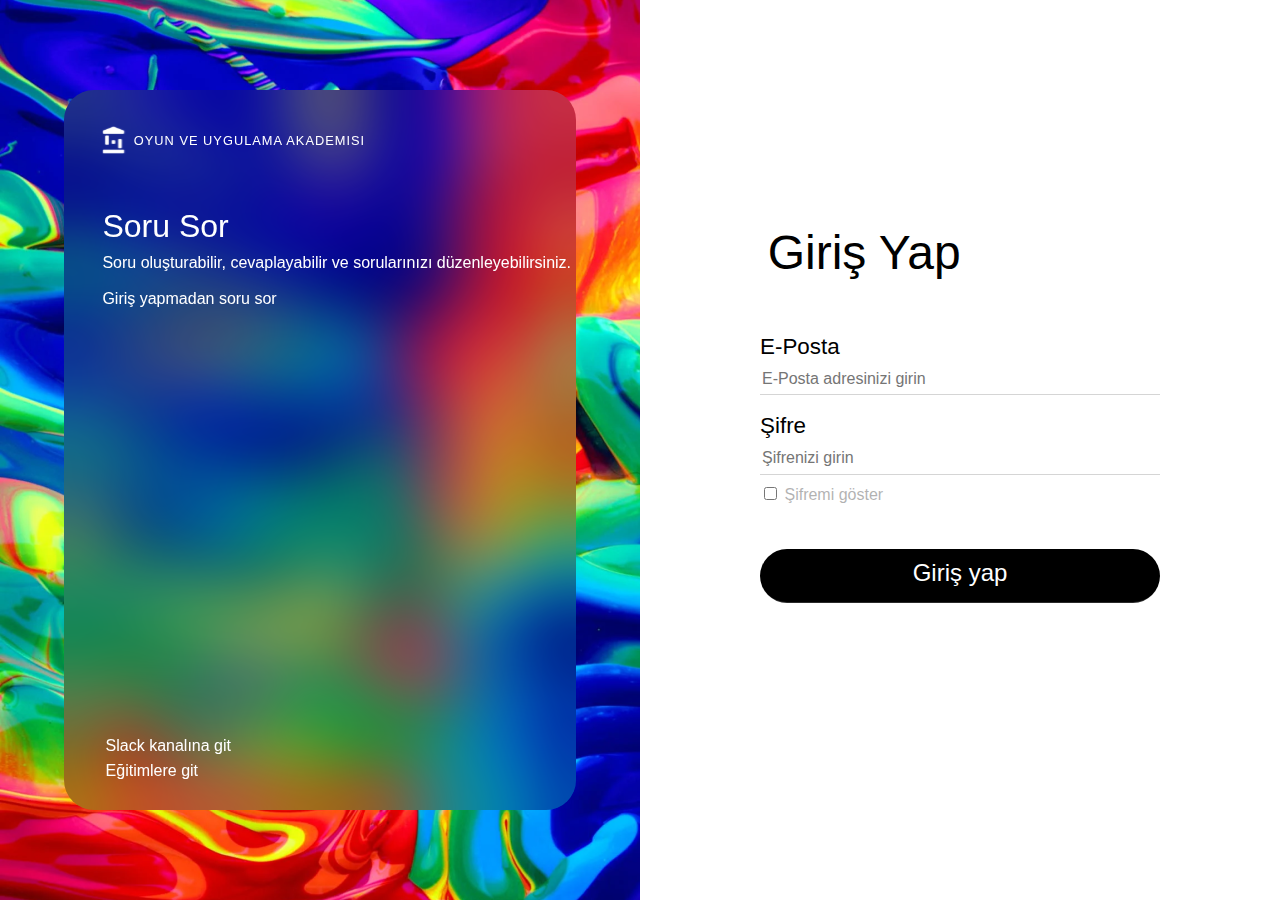
<file: index.html>
<!DOCTYPE html>
<html lang="en">
<head>
    <meta charset="UTF-8">
    <meta http-equiv="X-UA-Compatible" content="IE=edge">
    <meta name="viewport" content="width=device-width, initial-scale=1.0">
    <link rel="stylesheet" href="assets/css/style.css">
    <title>Soru Sor - Anasayfa</title>
</head>
<body>
    <main>
        <div class="left">
            <div class="left-context">
                <div class="lc-top">
                    <div class="lc-head">
                        <img src="assets/img/ouakademi-logo.svg" alt="">
                        <h2>Oyun ve Uygulama Akademisi</h2>
                    </div>
                    <div class="lc-context">
                        <h1>Soru Sor</h1>
                        <h5>Soru oluşturabilir, cevaplayabilir ve sorularınızı düzenleyebilirsiniz.</h5>
                        <a href="#" target="_blank">Giriş yapmadan soru sor</a>
                    </div>
                </div>
                <div class="lc-bottom">
                    <a href="#" target="_blank">Slack kanalına git</a>
                    <a href="#" target="_blank">Eğitimlere git</a>
                </div>
            </div>
        </div>
        <div class="right">
            <div class="right-context">
                <div class="rc-head">
                    <h2>Giriş Yap</h2>
                </div>
                <div class="rc-context">
                    <form action="">
                        <label for="email">E-Posta</label>
                        <input required type="email" placeholder="E-Posta adresinizi girin">
                        <label for="password">Şifre</label>
                        <input required type="password" placeholder="Şifrenizi girin">
                        <div class="checkbox">
                            <input type="checkbox">
                            <span>Şifremi göster</span>
                        </div>
                        <input type="submit" value="Giriş yap" style="margin-bottom: 120px;">
                    </form>
                </div>
            </div>
        </div>
    </main>
</body>
</html>
</file>
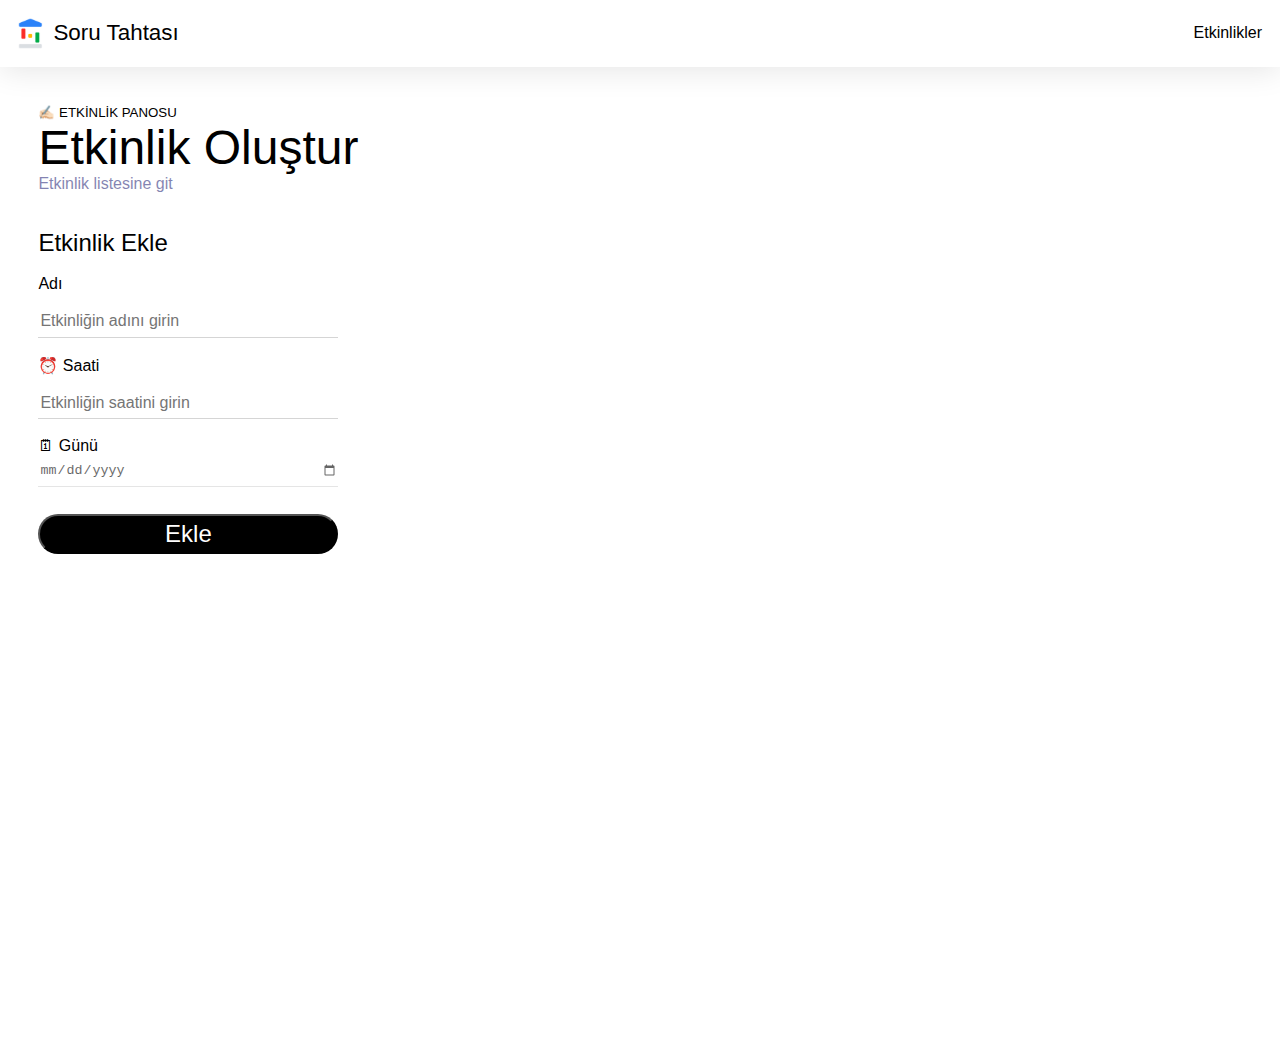
<file: addevent.html>
<!DOCTYPE html>
<html lang="en">
<head>
    <meta charset="UTF-8">
    <meta http-equiv="X-UA-Compatible" content="IE=edge">
    <meta name="viewport" content="width=device-width, initial-scale=1.0">
    <title>Soru Sor - Etkinlikler</title>
    <link rel="stylesheet" href="assets/css/style.css">
    <link rel="stylesheet" href="assets/css/events.css">
</head>
<body>
    <header>
        <div class="h-brand">
            <img class="h-brand-img" src="assets/img/ouakademi-logo-colored.svg" alt="">
            <h3>Soru Tahtası</h3>
        </div>
        <div class="h-nav">
            <a href="events.html">Etkinlikler</a>
        </div>
    </header>
    <main>
        <div class="main-header">
            <h5 class="main-header-h5">✍🏻 ETKİNLİK PANOSU</h5>
            <h1>Etkinlik Oluştur</h1>
            <a class="main-header-a" href="events.html">Etkinlik listesine git</a>
        </div>
        <div class="main-content">
            <div class="main-content-left">
                <div class="main-context">
                    <h2 class="mc-h2-event">Etkinlik Ekle</h2>
                    <form action="" class="main-content-form">
                        <label for="eventname">Adı</label>
                        <input class="mb" type="text" placeholder="Etkinliğin adını girin">
                        <label for="eventtime">⏰ Saati</label>
                        <input class="mb" type="text" placeholder="Etkinliğin saatini girin">
                        <label for="eventdate">🗓 Günü</label>
                        <input class="mb" type="date" placeholder="Etkinliğin gününü GG.AA.YYYY şeklinde girin">
                        <input type="submit" value="Ekle">
                    </form>
                </div>
            </div>
        </div>
    </main>
</body>
</html>
</file>
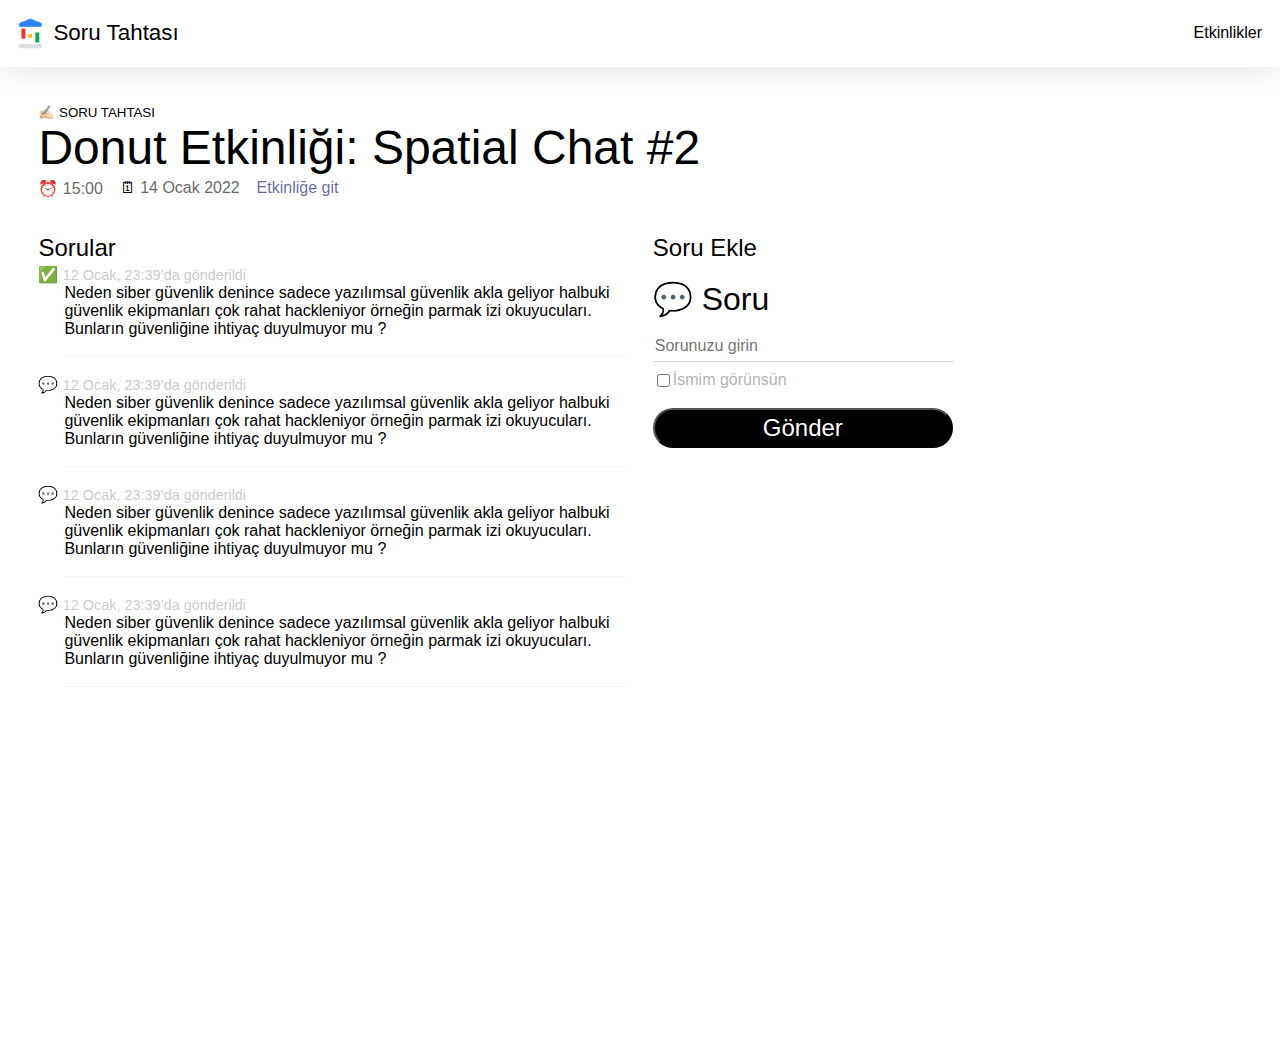
<file: eventdetail.html>
<!DOCTYPE html>
<html lang="en">
<head>
    <meta charset="UTF-8">
    <meta http-equiv="X-UA-Compatible" content="IE=edge">
    <meta name="viewport" content="width=device-width, initial-scale=1.0">
    <title>Soru Sor - Etkinlikler</title>
    <link rel="stylesheet" href="assets/css/style.css">
    <link rel="stylesheet" href="assets/css/events.css">
</head>
<body>
    <header>
        <div class="h-brand">
            <img class="h-brand-img" src="assets/img/ouakademi-logo-colored.svg" alt="">
            <h3>Soru Tahtası</h3>
        </div>
        <div class="h-nav">
            <a href="events.html">Etkinlikler</a>
        </div>
    </header>
    <main>
        <div class="main-header">
            <h5>✍🏻 SORU TAHTASI</h5>
            <h1>Donut Etkinliği: Spatial Chat #2</h1>
            <div class="main-header-specs">
                <div class="mhs-item">
                    <span>⏰</span>
                    <span class="ecs-item-text">15:00</span>
                </div>
                <div class="mhs-item">
                    <span>🗓</span>
                    <span class="ecs-item-text">14 Ocak 2022</span>
                </div>
                <div class="ecs-item">
                    <a href="#">Etkinliğe git</a>
                </div>
            </div>
        </div>
        <div class="main-content">
            <div class="main-content-left">
                <div class="main-context">
                    <h2>Sorular</h2>
                    <div class="mc-item">
                        <div class="mci-head">
                            <span>✅</span>
                            <span>12 Ocak, 23:39’da gönderildi</span>
                        </div>
                        <div class="mci-context">
                            <span>Neden siber güvenlik denince sadece yazılımsal güvenlik akla geliyor halbuki güvenlik ekipmanları çok rahat hackleniyor örneğin parmak izi okuyucuları. Bunların güvenliğine ihtiyaç duyulmuyor mu ?</span>
                        </div>
                    </div>
                    <div class="mc-item">
                        <div class="mci-head">
                            <span>💬</span>
                            <span>12 Ocak, 23:39’da gönderildi</span>
                        </div>
                        <div class="mci-context">
                            <span>Neden siber güvenlik denince sadece yazılımsal güvenlik akla geliyor halbuki güvenlik ekipmanları çok rahat hackleniyor örneğin parmak izi okuyucuları. Bunların güvenliğine ihtiyaç duyulmuyor mu ?</span>
                        </div>
                    </div>
                    <div class="mc-item">
                        <div class="mci-head">
                            <span>💬</span>
                            <span>12 Ocak, 23:39’da gönderildi</span>
                        </div>
                        <div class="mci-context">
                            <span>Neden siber güvenlik denince sadece yazılımsal güvenlik akla geliyor halbuki güvenlik ekipmanları çok rahat hackleniyor örneğin parmak izi okuyucuları. Bunların güvenliğine ihtiyaç duyulmuyor mu ?</span>
                        </div>
                    </div>
                    <div class="mc-item">
                        <div class="mci-head">
                            <span>💬</span>
                            <span>12 Ocak, 23:39’da gönderildi</span>
                        </div>
                        <div class="mci-context">
                            <span>Neden siber güvenlik denince sadece yazılımsal güvenlik akla geliyor halbuki güvenlik ekipmanları çok rahat hackleniyor örneğin parmak izi okuyucuları. Bunların güvenliğine ihtiyaç duyulmuyor mu ?</span>
                        </div>
                    </div>
                </div>
            </div>
            <div class="main-content-right">
                <h2>Soru Ekle</h2>
                <form class="mcr-content">
                    <label for="addquestion">💬  Soru</label>
                    <input type="text" placeholder="Sorunuzu girin">
                    <div class="checkbox">
                        <input type="checkbox">
                        <span>İsmim görünsün</span>
                    </div>
                    <input type="submit" value="Gönder">
                </form>
            </div>
        </div>
    </main>
</body>
</html>
</file>
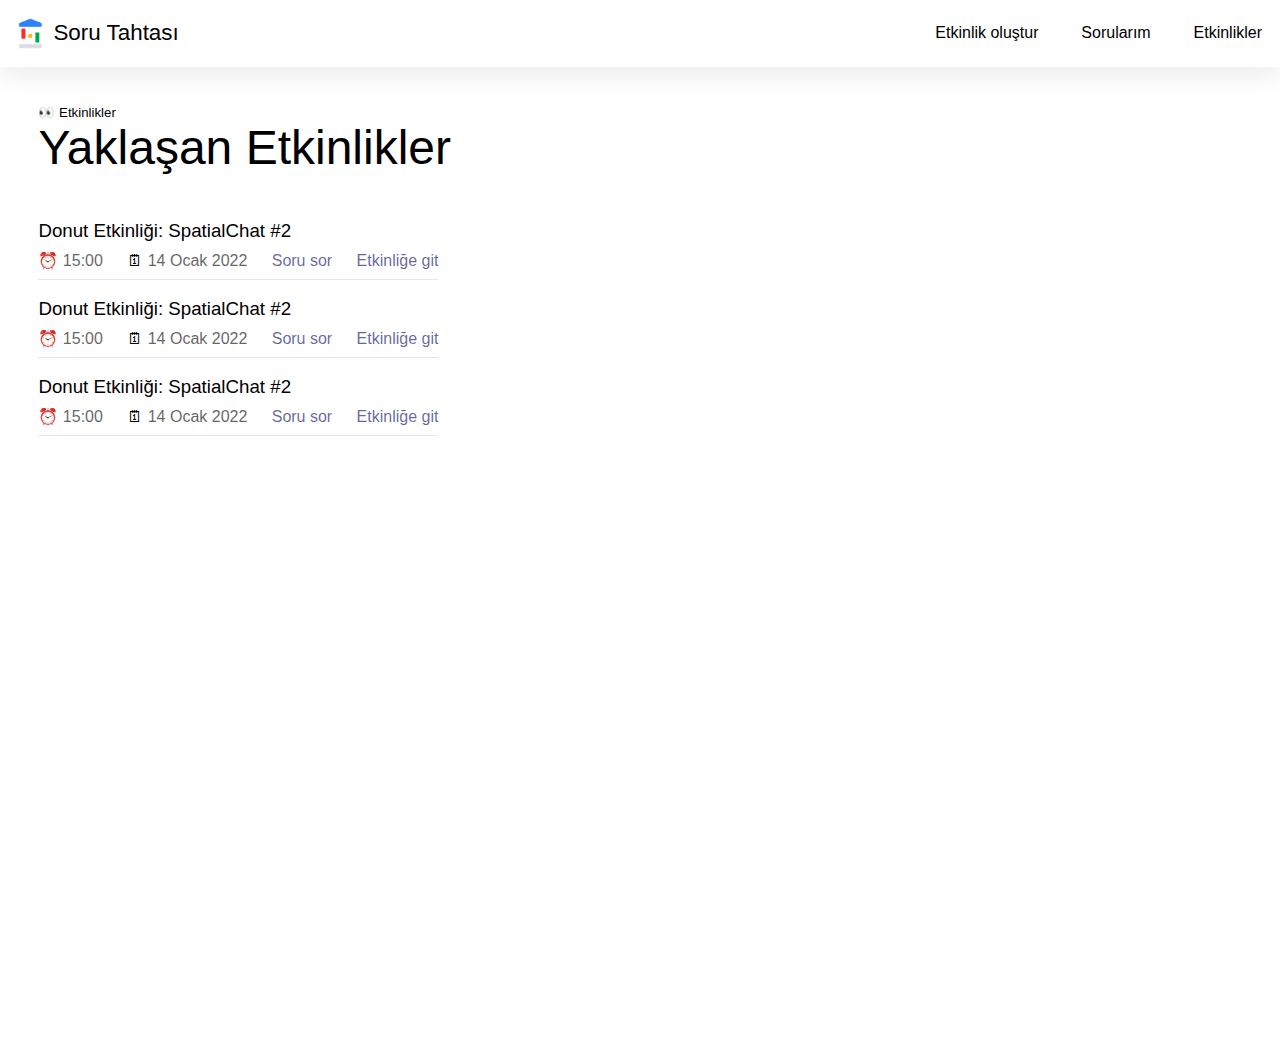
<file: events.html>
<!DOCTYPE html>
<html lang="en">
<head>
    <meta charset="UTF-8">
    <meta http-equiv="X-UA-Compatible" content="IE=edge">
    <meta name="viewport" content="width=device-width, initial-scale=1.0">
    <title>Soru Sor - Etkinlikler</title>
    <link rel="stylesheet" href="assets/css/style.css">
    <link rel="stylesheet" href="assets/css/events.css">
</head>
<body>
    <header>
        <div class="h-brand">
            <img class="h-brand-img" src="assets/img/ouakademi-logo-colored.svg" alt="">
            <h3>Soru Tahtası</h3>
        </div>
        <div class="h-nav">
            <a href="addevent.html">Etkinlik oluştur</a>
            <a href="questions.html">Sorularım</a>
            <a href="events.html">Etkinlikler</a>
        </div>
    </header>
    <main>
        <div class="main-header">
            <h5>👀 Etkinlikler</h5>
            <h1>Yaklaşan Etkinlikler</h1>
        </div>
        <div class="main-events">
            <div class="event-card">
                <a href="eventdetail.html"><h3>Donut Etkinliği: SpatialChat #2</h3></a>
                <div class="event-card-spec">
                    <div class="ecs-item">
                        <span>⏰</span>
                         <span class="ecs-item-text">15:00</span>
                    </div>
                    <div class="ecs-item">
                        <span>🗓</span>
                         <span class="ecs-item-text">14 Ocak 2022</span>
                    </div>
                    <div class="ecs-item">
                        <a href="eventdetail.html">Soru sor</a>
                    </div>
                    <div class="ecs-item">
                        <a href="#">Etkinliğe git</a>
                    </div>
                </div>
            </div>
            <div class="event-card">
                <a href="eventdetail.html"><h3>Donut Etkinliği: SpatialChat #2</h3></a>
                <div class="event-card-spec">
                    <div class="ecs-item">
                        <span>⏰</span>
                         <span class="ecs-item-text">15:00</span>
                    </div>
                    <div class="ecs-item">
                        <span>🗓</span>
                         <span class="ecs-item-text">14 Ocak 2022</span>
                    </div>
                    <div class="ecs-item">
                        <a href="eventdetail.html">Soru sor</a>
                    </div>
                    <div class="ecs-item">
                        <a href="#">Etkinliğe git</a>
                    </div>
                </div>
            </div>
            <div class="event-card">
                <a href="eventdetail.html"><h3>Donut Etkinliği: SpatialChat #2</h3></a>
                <div class="event-card-spec">
                    <div class="ecs-item">
                        <span>⏰</span>
                         <span class="ecs-item-text">15:00</span>
                    </div>
                    <div class="ecs-item">
                        <span>🗓</span>
                         <span class="ecs-item-text">14 Ocak 2022</span>
                    </div>
                    <div class="ecs-item">
                        <a href="eventdetail.html">Soru sor</a>
                    </div>
                    <div class="ecs-item">
                        <a href="#">Etkinliğe git</a>
                    </div>
                </div>
            </div>
        </div>
    </main>
</body>
</html>
</file>
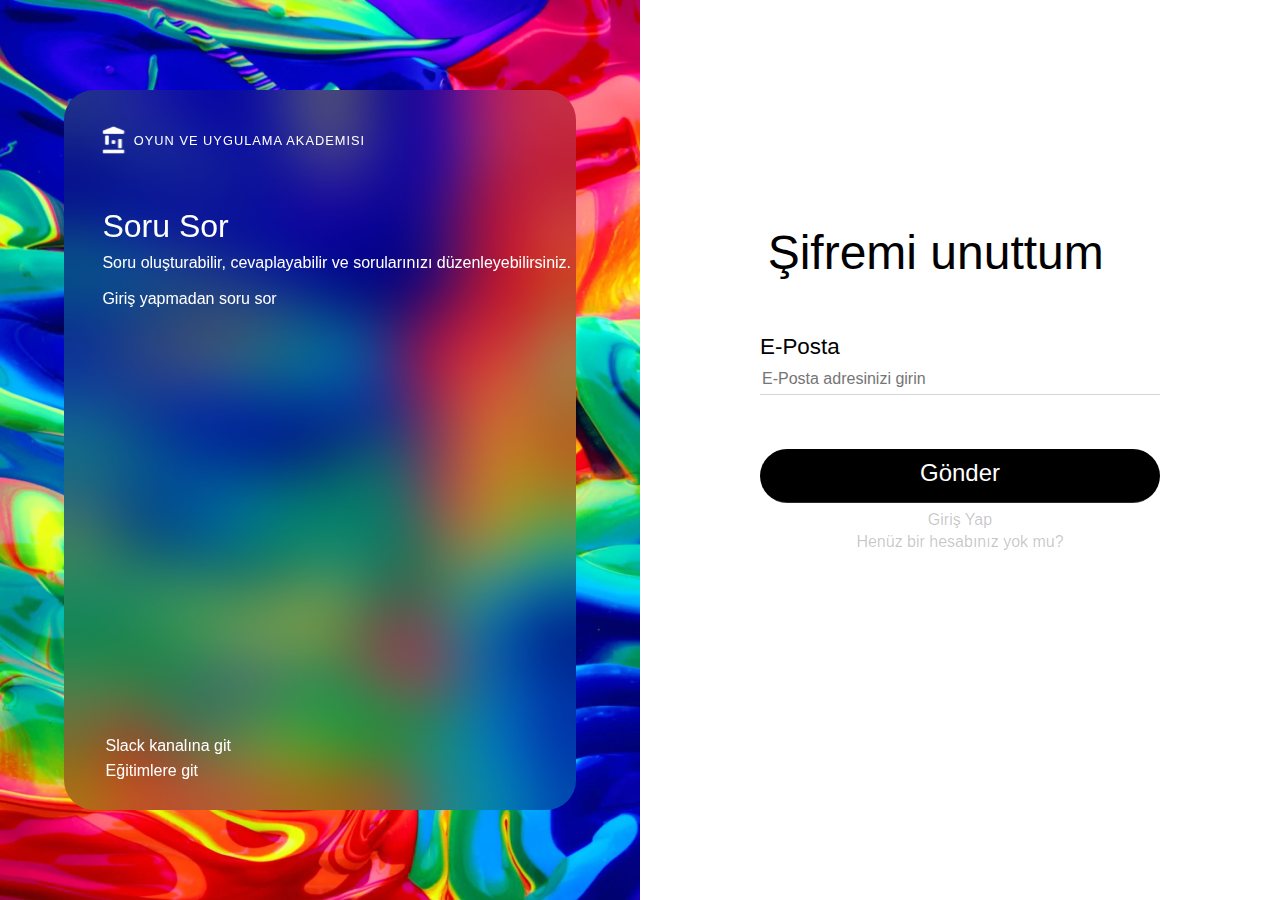
<file: forgotpassword.html>
<!DOCTYPE html>
<html lang="en">
<head>
    <meta charset="UTF-8">
    <meta http-equiv="X-UA-Compatible" content="IE=edge">
    <meta name="viewport" content="width=device-width, initial-scale=1.0">
    <link rel="stylesheet" href="assets/css/style.css">
    <title>Soru Sor - Kayıt Ol</title>
</head>
<body>
    <main>
        <div class="left">
            <div class="left-context">
                <div class="lc-top">
                    <div class="lc-head">
                        <img src="assets/img/ouakademi-logo.svg" alt="">
                        <h2>Oyun ve Uygulama Akademisi</h2>
                    </div>
                    <div class="lc-context">
                        <h1>Soru Sor</h1>
                        <h5>Soru oluşturabilir, cevaplayabilir ve sorularınızı düzenleyebilirsiniz.</h5>
                        <a href="#" target="_blank">Giriş yapmadan soru sor</a>
                    </div>
                </div>
                <div class="lc-bottom">
                    <a href="#" target="_blank">Slack kanalına git</a>
                    <a href="#" target="_blank">Eğitimlere git</a>
                </div>
            </div>
        </div>
        <div class="right">
            <div class="right-context">
                <div class="rc-head">
                    <h2>Şifremi unuttum</h2>
                </div>
                <div class="rc-context">
                    <form action="">
                        <label for="email">E-Posta</label>
                        <input class="mb" required type="email" placeholder="E-Posta adresinizi girin">
                        <input type="submit" value="Gönder">
                        <div class="rc-context-bottom">
                            <a href="index.html">Giriş Yap</a>
                            <a href="register.html">Henüz bir hesabınız yok mu?</a>
                        </div>
                    </form>
                </div>
            </div>
        </div>
    </main>
</body>
</html>
</file>
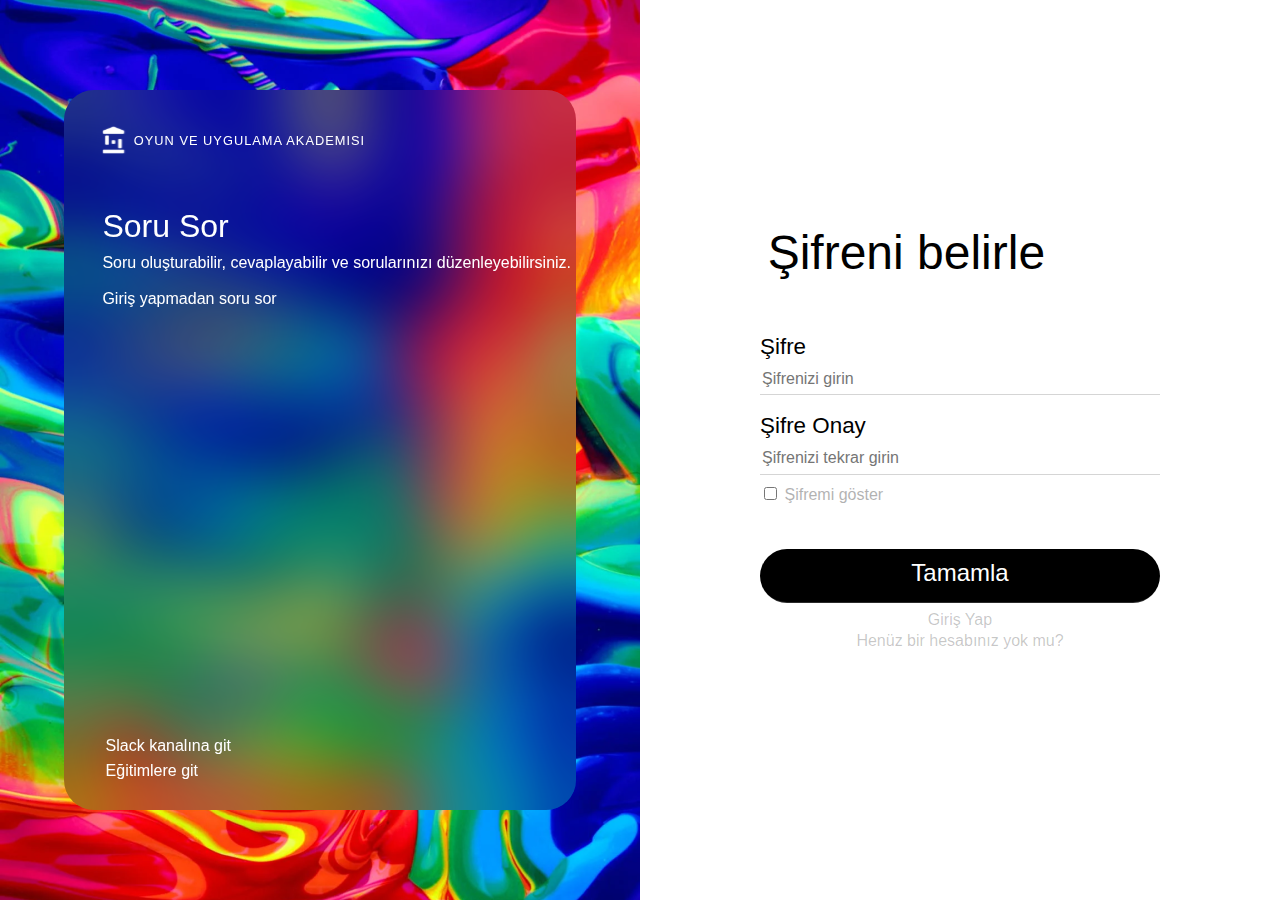
<file: newpassword.html>
<!DOCTYPE html>
<html lang="en">
<head>
    <meta charset="UTF-8">
    <meta http-equiv="X-UA-Compatible" content="IE=edge">
    <meta name="viewport" content="width=device-width, initial-scale=1.0">
    <link rel="stylesheet" href="assets/css/style.css">
    <title>Soru Sor - Kayıt Ol</title>
</head>
<body>
    <main>
        <div class="left">
            <div class="left-context">
                <div class="lc-top">
                    <div class="lc-head">
                        <img src="assets/img/ouakademi-logo.svg" alt="">
                        <h2>Oyun ve Uygulama Akademisi</h2>
                    </div>
                    <div class="lc-context">
                        <h1>Soru Sor</h1>
                        <h5>Soru oluşturabilir, cevaplayabilir ve sorularınızı düzenleyebilirsiniz.</h5>
                        <a href="#" target="_blank">Giriş yapmadan soru sor</a>
                    </div>
                </div>
                <div class="lc-bottom">
                    <a href="#" target="_blank">Slack kanalına git</a>
                    <a href="#" target="_blank">Eğitimlere git</a>
                </div>
            </div>
        </div>
        <div class="right">
            <div class="right-context">
                <div class="rc-head">
                    <h2>Şifreni belirle</h2>
                </div>
                <div class="rc-context">
                    <form action="">
                        <label for="password">Şifre</label>
                        <input class="mb" required type="password" placeholder="Şifrenizi girin">
                        <label for="password">Şifre Onay</label>
                        <input required type="password" placeholder="Şifrenizi tekrar girin">
                        <div class="checkbox">
                            <input type="checkbox">
                            <span>Şifremi göster</span>
                        </div>
                        <input type="submit" value="Tamamla">
                        <div class="rc-context-bottom">
                            <a href="index.html">Giriş Yap</a>
                            <a href="register.html">Henüz bir hesabınız yok mu?</a>
                        </div>
                    </form>
                </div>
            </div>
        </div>
    </main>
</body>
</html>
</file>
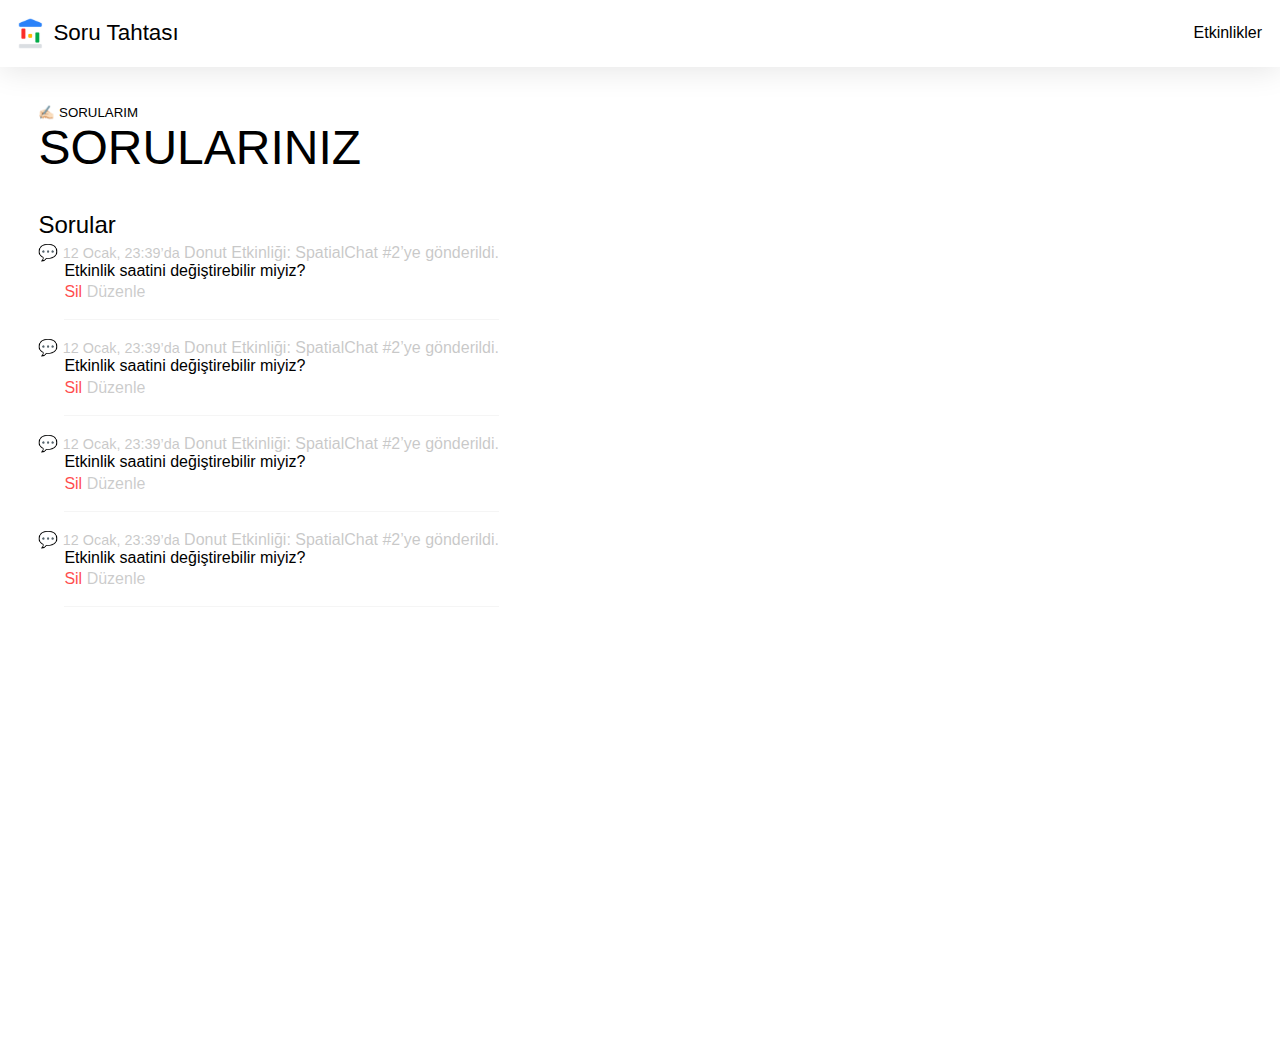
<file: questions.html>
<!DOCTYPE html>
<html lang="en">
<head>
    <meta charset="UTF-8">
    <meta http-equiv="X-UA-Compatible" content="IE=edge">
    <meta name="viewport" content="width=device-width, initial-scale=1.0">
    <title>Soru Sor - Etkinlikler</title>
    <link rel="stylesheet" href="assets/css/style.css">
    <link rel="stylesheet" href="assets/css/events.css">
</head>
<body>
    <header>
        <div class="h-brand">
            <img class="h-brand-img" src="assets/img/ouakademi-logo-colored.svg" alt="">
            <h3>Soru Tahtası</h3>
        </div>
        <div class="h-nav">
            <a href="events.html">Etkinlikler</a>
        </div>
    </header>
    <main>
        <div class="main-header">
            <h5>✍🏻 SORULARIM</h5>
            <h1>SORULARINIZ</h1>
        </div>
        <div class="main-content">
            <div class="main-content-left">
                <div class="main-context">
                    <h2>Sorular</h2>
                    <div class="mc-item">
                        <div class="mci-head">
                            <span>💬</span>
                            <span>12 Ocak, 23:39’da</span>
                            <span>Donut Etkinliği: SpatialChat #2’ye gönderildi.</span>
                        </div>
                        <div class="mci-context">
                            <span>Etkinlik saatini değiştirebilir miyiz?</span>
                            <div class="mci-actions">
                                <span>Sil</span>
                                <span>Düzenle</span>
                            </div>
                        </div>
                    </div>
                    <div class="mc-item">
                        <div class="mci-head">
                            <span>💬</span>
                            <span>12 Ocak, 23:39’da</span>
                            <span>Donut Etkinliği: SpatialChat #2’ye gönderildi.</span>
                        </div>
                        <div class="mci-context">
                            <span>Etkinlik saatini değiştirebilir miyiz?</span>
                            <div class="mci-actions">
                                <span>Sil</span>
                                <span>Düzenle</span>
                            </div>
                        </div>
                    </div>
                    <div class="mc-item">
                        <div class="mci-head">
                            <span>💬</span>
                            <span>12 Ocak, 23:39’da</span>
                            <span>Donut Etkinliği: SpatialChat #2’ye gönderildi.</span>
                        </div>
                        <div class="mci-context">
                            <span>Etkinlik saatini değiştirebilir miyiz?</span>
                            <div class="mci-actions">
                                <span>Sil</span>
                                <span>Düzenle</span>
                            </div>
                        </div>
                    </div>
                    <div class="mc-item">
                        <div class="mci-head">
                            <span>💬</span>
                            <span>12 Ocak, 23:39’da</span>
                            <span>Donut Etkinliği: SpatialChat #2’ye gönderildi.</span>
                        </div>
                        <div class="mci-context">
                            <span>Etkinlik saatini değiştirebilir miyiz?</span>
                            <div class="mci-actions">
                                <span>Sil</span>
                                <span>Düzenle</span>
                            </div>
                        </div>
                    </div>
                </div>
            </div>
        </div>
    </main>
</body>
</html>
</file>
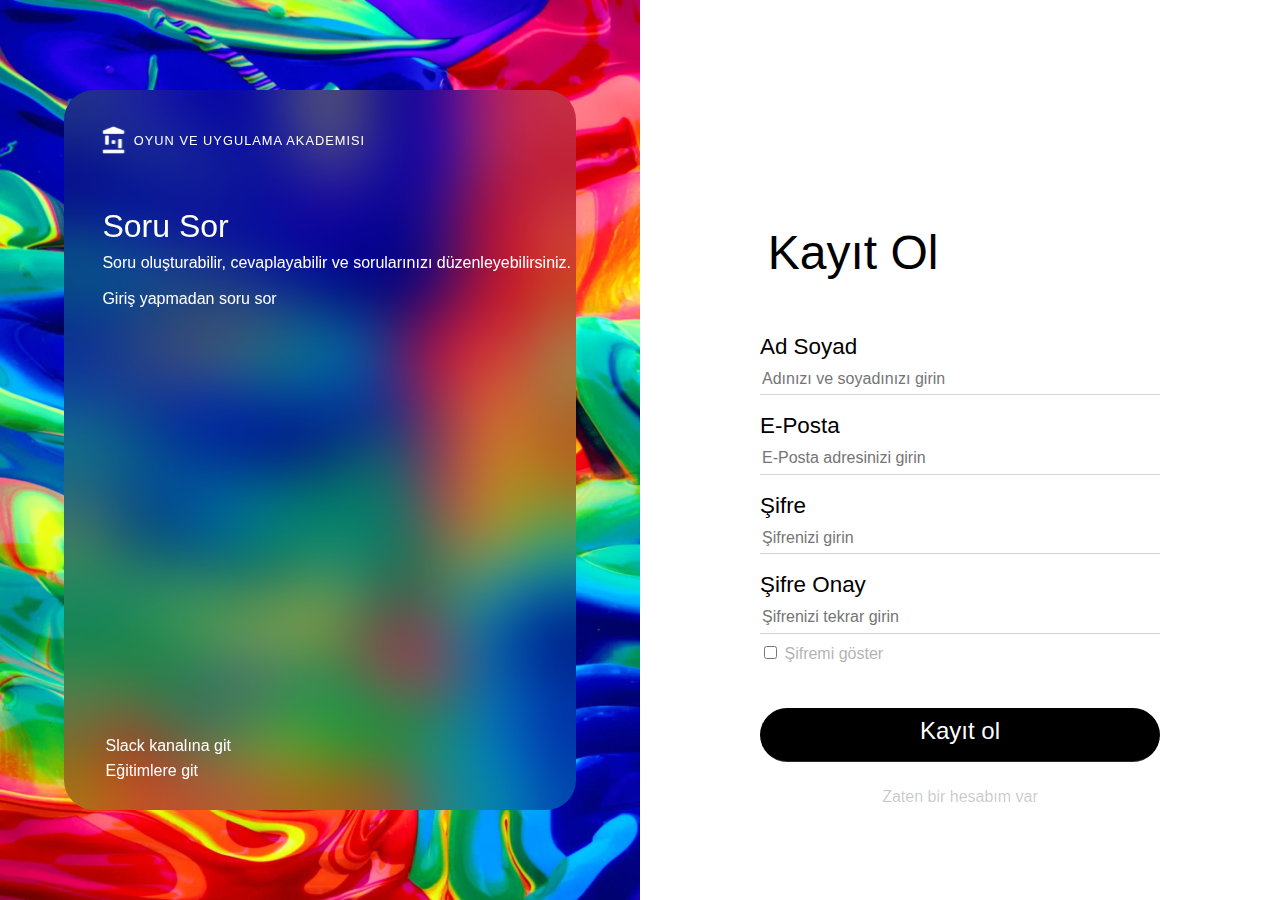
<file: register.html>
<!DOCTYPE html>
<html lang="en">
<head>
    <meta charset="UTF-8">
    <meta http-equiv="X-UA-Compatible" content="IE=edge">
    <meta name="viewport" content="width=device-width, initial-scale=1.0">
    <link rel="stylesheet" href="assets/css/style.css">
    <title>Soru Sor - Kayıt Ol</title>
</head>
<body>
    <main>
        <div class="left">
            <div class="left-context">
                <div class="lc-top">
                    <div class="lc-head">
                        <img src="assets/img/ouakademi-logo.svg" alt="">
                        <h2>Oyun ve Uygulama Akademisi</h2>
                    </div>
                    <div class="lc-context">
                        <h1>Soru Sor</h1>
                        <h5>Soru oluşturabilir, cevaplayabilir ve sorularınızı düzenleyebilirsiniz.</h5>
                        <a href="#" target="_blank">Giriş yapmadan soru sor</a>
                    </div>
                </div>
                <div class="lc-bottom">
                    <a href="#" target="_blank">Slack kanalına git</a>
                    <a href="#" target="_blank">Eğitimlere git</a>
                </div>
            </div>
        </div>
        <div class="right">
            <div class="right-context">
                <div class="rc-head">
                    <h2>Kayıt Ol</h2>
                </div>
                <div class="rc-context">
                    <form action="">
                        <label for="email">Ad Soyad</label>
                        <input required type="name" placeholder="Adınızı ve soyadınızı girin">
                        <label for="email">E-Posta</label>
                        <input class="mb" required type="email" placeholder="E-Posta adresinizi girin">
                        <label for="password">Şifre</label>
                        <input class="mb" required type="password" placeholder="Şifrenizi girin">
                        <label for="password">Şifre Onay</label>
                        <input required type="password" placeholder="Şifrenizi tekrar girin">
                        <div class="checkbox">
                            <input type="checkbox">
                            <span>Şifremi göster</span>
                        </div>
                        <input type="submit" value="Kayıt ol">
                        <a href="./index.html">Giriş yap</a>
                        <div class="rc-context-bottom">
                            <a href="index.html">Zaten bir hesabım var</a>
                        </div>
                    </form>
                </div>
            </div>
        </div>
    </main>
</body>
</html>
</file>
<file: assets/css/style.css>
:root {
}

body {
    font-family: 'Gill Sans', 'Gill Sans MT', Calibri, 'Trebuchet MS', sans-serif;
    margin: 0;
    padding: 0;
}

h1, h2, h3, h4, h5, h6 {
    margin: 0;
    padding: 0;
    font-weight: 500;
}

main {
    display: flex;
    flex-direction: row;
    height: 100vh;
}

.left {
    display: flex;
    align-items: center;
    justify-content: center;
    flex: 1;
    background-image: url('../img/left-bg.png');
}

.left-context {
    display: flex;
    flex-direction: column;
    justify-content: space-between;
    height: 80%;
    width: 80%;
    background-color: white;
    border-radius: 30px;
    background: rgba(0, 0, 0, 0.17);
    backdrop-filter: blur(36px);
}

.lc-head {
    display: flex;
    align-items: center;
    flex-direction: row;
    margin-left: 3vw;
    margin-top: 4vh;
}

.lc-head > img {
    width: 5%;
    min-width: 18px;
}

.lc-head > h2 {
    margin-left: 0.6vw;
    font-size: 0.8rem;
    color: white;
    letter-spacing: 0.08em;
    text-transform: uppercase;
}

.lc-context {
    display: flex;
    flex-direction: column;
    margin: 6vh 0 0 3vw;
}
.lc-context > h1 {
    color: white;
    margin-bottom: 1vh;
}

.lc-context > h5 {
    font-size: 1rem;
    font-weight: 300;
    color: white;
}

.lc-context > a {
    margin-top: 2vh;
}

.lc-bottom {
    display: flex;
    flex-direction: column;
    margin-bottom: 3vh;
}

.lc-bottom > a {
    padding: 0.2rem;
    margin-left: 3vw;
}

.right {
    display: flex;
    align-items: center;
    justify-content: center;
    flex: 1;
}

.right-context {
    width: 80%;
    height: 50%;
    display: flex;
    align-items: left;
    flex-direction: column;
    max-width: 400px;
}

.rc-context {
    display: flex;
    flex-direction: column;
}

.rc-head {
    margin-bottom: 6vh;
}

.rc-head > h2 {
    margin-left: 0.6vw;
    font-size: 3rem;
}

.rc-context > form {
    display: flex;
    flex-direction: column;
}

.rc-context > form > label {
    margin-bottom: 1vh;
    font-size: 1.4rem;
}

.rc-context > form > input {
    border: none;
    border-bottom: 1px solid rgba(128, 128, 128, 0.329);
    padding-bottom: 0.5vw;
    font-size: 1rem;
    color: #CCC;
}

.rc-context > form > input:focus {
    padding: 1vh;
    color: black;
}

.rc-context-bottom {
    display: flex;
    flex-direction: column;
    margin-top: 0.9vh;
    text-align: center;
}

.rc-context-bottom > a {
    display: inline-block;
    color: rgba(0, 0, 0, 0.226);
}

.rc-context-bottom > a:hover {
    color: rgba(0, 0, 0, 0.555);
}

.rc-context-bottom > a:first-child {
    margin-bottom: 0.4vh;
}

.mb {
    margin-bottom: 2vh;
}

.rc-context > form > input:nth-child(2) {
    margin-bottom: 2vh;
}

.checkbox {
    margin: 1vh 0 1vh 0;
}

.checkbox > span {
    opacity: 0.3;
}

a {
    text-decoration: none;
    color: white;
}

a:hover {
    text-decoration: none;
    color: white;
}

.rc-context > form > input[type=submit] {
    margin-top: 4vh;
    background-color: black;
    border-radius: 30px;
    height: 6vh;
    font-size: 1.5rem;
    color: white;
}

.rc-context > form > input[type=submit]:hover {
    background-color: white;
    color: black;
    border: 2px solid black;
    cursor: grab;
}

header {
    display: flex;
    flex-direction: row;
    justify-content: space-between;
    align-items: center;
    padding: 2vh;
    box-shadow: 0px 4px 30px rgba(0, 0, 0, 0.1);
}

.h-brand {
    display: flex;
    align-items: center;
    flex-direction: row;
}

.h-brand > img {
    width: 100%;
    max-width: 2.8vh;
    margin-right: 0.8vw;
}

.h-brand > h3 {
    font-size: 1.4rem;
}

.h-nav > a {
    color: black;
}

@media only screen and (max-width: 414px) {
    main {
        flex-direction: column-reverse;
        flex-wrap: wrap;
    }

}
</file>
<file: assets/css/events.css>
main {
    padding: 3vw;
    display: flex;
    flex-direction: column;
}

.main-header {
    margin-bottom: 4vh;
}

.main-header > h1 {
    font-size: 3rem;
}

.main-header-a {
    color: rgb(9, 9, 104);
    opacity: 0.5;
}

.main-header-a:hover {
    color: rgb(9, 9, 104);
    opacity: 0.8;
}

.main-events {
    display: flex;
    flex-direction: column;
}

.event-card {
    display: flex;
    flex-direction: column;
    margin: 1vh 0 1vh 0;
}

.event-card > a {
    color: black;
}

.event-card-spec {
    margin-top: 1vh;
    max-width: 400px;
    justify-content: space-between;
    display: flex;
    flex-direction: row;
    align-items: center;
    padding-bottom: 1vh;
    border-bottom: 1px solid rgba(128, 128, 128, 0.192);
}

.ecs-item-text {
    opacity: 0.6;
}

.ecs-item > a {
    color: rgba(10, 10, 110, 0.637);
}

hr {
    border: 1px solid grey;
}

.main-header-specs {
    margin-top: 0.4vh;
    display: flex;
    flex-direction: row;
    align-items: center;
    justify-content: space-between;
    max-width: 300px;
}

.mci-head > span:nth-child(2), .mci-head > span:nth-child(3) {
    opacity: 0.21;
}

.mci-context {
    display: flex;
    flex-direction: column;
}

.mci-actions {
    margin-top: 0.4vh;
}

.mci-actions > span:nth-child(1) {
    color: red;
    opacity: 0.7;
}

.mci-actions > span:nth-child(2) {
    opacity: 0.2;
}

.mc-item {
    margin-top: 0.4vh;
    margin-bottom: 2vh;
}

.mci-head > span:nth-child(2){
    font-size: 0.9rem;
}

.mci-context {
    margin-left: 26px;
    display: flex;
    max-width: 600px;
    padding-bottom: 2vh;
    border-bottom: 1px solid rgba(128, 128, 128, 0.082);
}

.main-content {
    display: flex;
    flex-direction: row;
}

.mcr-content {
    width: 100%;
    display: flex;
    justify-content: center;
    flex-direction: column;
}

.mcr-content > label {
    padding-top: 2vh;
    font-size: 2rem;
}

.main-content-left {
    display: flex;
    flex: 1;
}

.main-content-right {
    align-items: center;
    flex: 1;
    padding-left: 2vw;
}

.mcr-content {
    display: flex;
    max-width: 300px;
    flex-direction: column;
}

.checkbox {
    display: flex;
}

.h-nav > a:nth-child(n) {
    margin-left: 3vw;
}

.h-nav > a:nth-child(2) {
    margin-left: 3vw;
}


form > input[type=text] {
    margin-top: 2vh;
    border: none;
    border-bottom: 1px solid rgba(128, 128, 128, 0.329);
    padding-bottom: 0.5vw;
    font-size: 1rem;
    color: #CCC;
}

form > input[type=submit] {
    margin-top: 1vh;
    background-color: black;
    border-radius: 30px;
    min-height: 40px;
    height: 4vh;
    font-size: 1.5rem;
    color: white;
}

form > input[type=submit]:hover {
    background-color: white;
    color: black;
    border: 2px solid black;
    cursor: grab;
}

form > input[type=date]{
    margin-top: 0.8vh;
    padding-bottom: 0.5vw;
    border: none;
    border-bottom: 1px solid rgba(128, 128, 128, 0.329);
    color: black;
    opacity: 0.6;
}

.main-content-form {
    width: 300px;
    margin-top: 2vh;
    display: flex;
    flex-direction: column;
}

@media only screen and (max-width: 1000px) {
    .main-content {
        display: flex;
        flex-direction: column;
        flex-wrap: wrap;
    }
}
</file>
